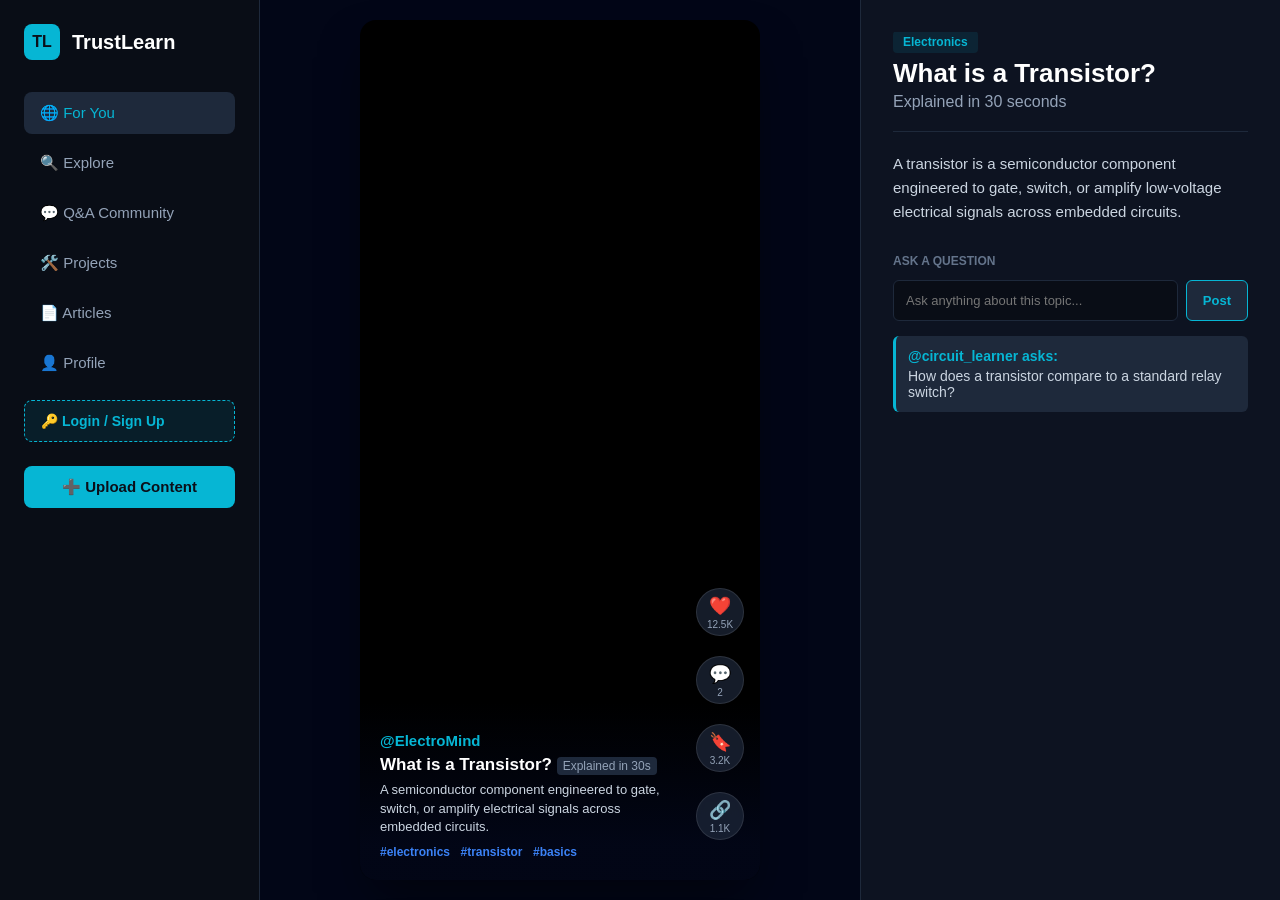
<file: index.html>
<!DOCTYPE html>
<html lang="en">
<head>
    <meta charset="UTF-8">
    <meta name="viewport" content="width=device-width, initial-scale=1.0">
    <title>TrustLearn - Micro-Learning Platform</title>
    <link rel="stylesheet" href="style.css">
</head>
<body>

    <div class="app-container">
        
<aside class="left-sidebar">
            <div class="brand-logo">
                <div class="logo-icon">TL</div>
                <h2>TrustLearn</h2>
            </div>
            
            <nav class="nav-menu">
                <a href="#" id="menu-foryou" class="nav-item active">🌐 For You</a>
                <a href="#" id="menu-explore" class="nav-item">🔍 Explore</a>
                <a href="#" id="menu-qa" class="nav-item">💬 Q&A Community</a>
                <a href="#" id="menu-projects" class="nav-item">🛠️ Projects</a>
                <a href="#" id="menu-articles" class="nav-item">📄 Articles</a>
                <a href="#" id="menu-profile" class="nav-item">👤 Profile</a>
                
                <button id="sidebar-auth-btn" style="margin-top: 8px; background: rgba(6, 182, 212, 0.1); border: 1px dashed #06b6d4; color: #06b6d4; padding: 12px 16px; border-radius: 8px; font-size: 14px; font-weight: 600; text-align: left; display: flex; align-items: center; gap: 12px; cursor: pointer; width: 100%; transition: all 0.2s ease;" onmouseover="this.style.background='rgba(6, 182, 212, 0.2)'; this.style.color='#22d3ee';" onmouseout="this.style.background='rgba(6, 182, 212, 0.1)'; this.style.color='#06b6d4';">
                    🔑 Login / Sign Up
                </button>

             <div class="upload-menu-container" style="position: relative; width: 100%;">
                    
                    <a href="#" id="sidebar-upload-trigger" class="nav-item upload-btn" style="margin-top: 16px; background-color: #06b6d4; color: #0b0f19; font-weight: bold; justify-content: center; cursor: pointer;">
                        ➕ Upload Content
                    </a>

                    <div id="upload-options-dropdown" style="display: none; position: absolute; bottom: 50px; left: 0; width: 100%; background: #0d1321; border: 1px solid #1e293b; border-radius: 8px; box-shadow: 0 10px 25px rgba(0,0,0,0.5); z-index: 50; flex-direction: column; overflow: hidden;">
                        
                        <button id="upload-opt-article" style="width: 100%; background: transparent; border: none; border-bottom: 1px solid #1e293b; color: #cbd5e1; padding: 12px 16px; font-size: 14px; text-align: left; cursor: pointer; display: flex; align-items: center; gap: 10px; transition: 0.2s;" onmouseover="this.style.background='#1e293b'; this.style.color='#06b6d4';" onmouseout="this.style.background='transparent'; this.style.color='#cbd5e1';">
                            📄 Write Article
                        </button>
                        
                        <button id="upload-opt-media" style="width: 100%; background: transparent; border: none; color: #cbd5e1; padding: 12px 16px; font-size: 14px; text-align: left; cursor: pointer; display: flex; align-items: center; gap: 10px; transition: 0.2s;" onmouseover="this.style.background='#1e293b'; this.style.color='#06b6d4';" onmouseout="this.style.background='transparent'; this.style.color='#cbd5e1';">
                            🎥 Video / Photo
                        </button>

                    </div>

                </div>
                
            </nav>
        </aside>

        <main class="main-content-feed">
            
            <div id="view-foryou" class="app-view">
                
                <div class="feed-scroll-container">
                    
                    <article class="video-card">
                        <div class="video-wrapper">
                            <video class="feed-video" loop muted autoplay playsinline>
                                <source src="https://www.w3schools.com/html/mov_bbb.mp4" type="video/mp4">
                            </video>

                            <div class="video-details-hud">
                                <h4 class="creator-handle">@ElectroMind</h4>
                                <h3 class="concept-title">What is a Transistor? <small>Explained in 30s</small></h3>
                                <p class="concept-description">A semiconductor component engineered to gate, switch, or amplify electrical signals across embedded circuits.</p>
                                <div class="video-tags">
                                    <span>#electronics</span> <span>#transistor</span> <span>#basics</span>
                                </div>
                            </div>
                            
                            <div class="engagement-hud">
                                <button class="hud-action like-btn" data-liked="false">❤️ <small class="like-count">12.5K</small></button>
                                <button class="hud-action comment-trigger-btn">💬 <small>2</small></button>
                                <button class="hud-action save-btn">🔖 <small>3.2K</small></button>
                                <button class="hud-action share-btn">🔗 <small>1.1K</small></button>
                            </div>

                            <div class="comment-section" style="display: none; position: absolute; bottom: 0; left: 0; width: 100%; background: rgba(13, 19, 33, 0.95); border-top: 1px solid #1e293b; padding: 15px; z-index: 20; max-height: 50%;">
                                <div class="comments-list" style="overflow-y: auto; max-height: 120px; font-size: 13px; color: #cbd5e1; margin-bottom: 10px;">
                                    <p style="margin-bottom: 6px;"><b>@alpha_dev:</b> Great explanation! Short and simple.</p>
                                    <p style="margin-bottom: 6px;"><b>@circuit_queen:</b> Finally understood how it gates electrons!</p>
                                </div>
                                <div style="display: flex; gap: 8px;">
                                    <input type="text" class="comment-input" placeholder="Add a comment..." style="flex: 1; background: #090d16; border: 1px solid #1e293b; color: white; padding: 8px; border-radius: 6px; font-size: 13px;">
                                    <button class="post-comment-btn" style="background: #06b6d4; color: #0b0f19; border: none; padding: 0 12px; border-radius: 6px; font-weight: bold; cursor: pointer; font-size: 13px;">Post</button>
                                </div>
                            </div>
                        </div>
                    </article>

                    <article class="video-card">
                        <div class="video-wrapper">
                            <video class="feed-video" loop muted playsinline>
                                <source src="https://interactive-examples.mdn.mozilla.net/media/cc0-videos/flower.mp4" type="video/mp4">
                            </video>

                            <div class="video-details-hud">
                                <h4 class="creator-handle">@AI_Innovator</h4>
                                <h3 class="concept-title">Neural Networks <small>Explained in 30s</small></h3>
                                <p class="concept-description">How mathematical nodes layers simulate basic animal brain connections to learn features.</p>
                                <div class="video-tags">
                                    <span>#ai</span> <span>#networks</span> <span>#deeplearning</span>
                                </div>
                            </div>

                            <div class="engagement-hud">
                                <button class="hud-action like-btn" data-liked="false">❤️ <small class="like-count">8.9K</small></button>
                                <button class="hud-action comment-trigger-btn">💬 <small>1</small></button>
                                <button class="hud-action save-btn">🔖 <small>1.9K</small></button>
                                <button class="hud-action share-btn">🔗 <small>520</small></button>
                            </div>

                            <div class="comment-section" style="display: none; position: absolute; bottom: 0; left: 0; width: 100%; background: rgba(13, 19, 33, 0.95); border-top: 1px solid #1e293b; padding: 15px; z-index: 20; max-height: 50%;">
                                <div class="comments-list" style="overflow-y: auto; max-height: 120px; font-size: 13px; color: #cbd5e1; margin-bottom: 10px;">
                                    <p style="margin-bottom: 6px;"><b>@ai_pioneer:</b> Is this using neural network weights?</p>
                                </div>
                                <div style="display: flex; gap: 8px;">
                                    <input type="text" class="comment-input" placeholder="Add a comment..." style="flex: 1; background: #090d16; border: 1px solid #1e293b; color: white; padding: 8px; border-radius: 6px; font-size: 13px;">
                                    <button class="post-comment-btn" style="background: #06b6d4; color: #0b0f19; border: none; padding: 0 12px; border-radius: 6px; font-weight: bold; cursor: pointer; font-size: 13px;">Post</button>
                                </div>
                            </div>
                        </div>
                    </article>

                </div>

<section class="right-context-panel">
    <div class="panel-inner-scroll">
        
        <div id="context-electronics" class="topic-context-block">
            <div class="concept-header">
                <span class="topic-pill">Electronics</span>
                <h1>What is a Transistor?</h1>
                <h3 style="font-size: 16px; color: #94a3b8; font-weight: normal; margin-top: 4px;">Explained in 30 seconds</h3>
            </div>
            <hr style="border: none; border-top: 1px solid #1e293b; margin: 20px 0;">
            <div class="explanation-box">
                <p style="font-size: 15px; color: #cbd5e1; line-height: 1.6;">A transistor is a semiconductor component engineered to gate, switch, or amplify low-voltage electrical signals across embedded circuits.</p>
            </div>
        </div>

        <div id="context-ai" class="topic-context-block" style="display: none;">
            <div class="concept-header">
                <span class="topic-pill" style="background: rgba(168, 85, 247, 0.1); color: #a855f7;">Artificial Intelligence</span>
                <h1>Neural Networks</h1>
                <h3 style="font-size: 16px; color: #94a3b8; font-weight: normal; margin-top: 4px;">Explained in 30 seconds</h3>
            </div>
            <hr style="border: none; border-top: 1px solid #1e293b; margin: 20px 0;">
            <div class="explanation-box">
                <p style="font-size: 15px; color: #cbd5e1; line-height: 1.6;">A neural network is an AI computing model that processes data using interconnected node layers that simulate mathematical neuron weights.</p>
            </div>
        </div>
        
        <div class="interactive-qna" style="margin-top: 30px;">
            <h4 style="color: #64748b; font-size: 12px; text-transform: uppercase; margin-bottom: 12px;">Ask a Question</h4>
            <div class="input-row" style="display: flex; gap: 8px; margin-bottom: 15px;">
                <input type="text" id="qa-input" placeholder="Ask anything about this topic..." style="flex: 1; background: #090d16; border: 1px solid #1e293b; color: white; padding: 12px; border-radius: 6px; font-size: 13px;">
                <button class="submit-query-btn" id="qa-post-btn" style="background: #1e293b; border: 1px solid #06b6d4; color: #06b6d4; padding: 0 16px; border-radius: 6px; font-weight: bold; cursor: pointer; font-size: 13px;">Post</button>
            </div>
            <div id="qa-submissions-list" style="display: flex; flex-direction: column; gap: 12px;">
                <div style="background: #1e293b; padding: 12px; border-radius: 6px; font-size: 14px; border-left: 3px solid #06b6d4;">
                    <p style="color: #06b6d4; font-weight: 600; margin-bottom: 4px;">@circuit_learner asks:</p>
                    <p style="color: #cbd5e1;">How does a transistor compare to a standard relay switch?</p>
                </div>
            </div>
        </div>

    </div>
</section>

            </div>

            <div id="view-explore" class="app-view text-dashboard-view" style="display: none;">
                <h2>Explore Core Technologies</h2>
                <p style="color: #94a3b8; margin-bottom: 30px;">Select a track to personalize your micro-learning feed parameters.</p>
                <div style="display: grid; grid-template-columns: repeat(2, 1fr); gap: 20px; width: 100%; max-width: 600px;">
                    <div style="background: #0d1321; border: 1px solid #1e293b; padding: 20px; border-radius: 12px;">🤖 AI & Deep Learning</div>
                    <div style="background: #0d1321; border: 1px solid #1e293b; padding: 20px; border-radius: 12px;">⚡ Mechatronics Technology</div>
                    <div style="background: #0d1321; border: 1px solid #1e293b; padding: 20px; border-radius: 12px;">💻 Embedded Systems</div>
                    <div style="background: #0d1321; border: 1px solid #1e293b; padding: 20px; border-radius: 12px;">📡 IoT Network Telemetry</div>
                </div>
            </div>

<div id="view-qa" class="app-view split-layout-view" style="display: none;">
                
                <div class="dashboard-scroll-column">
                    <h2>Q&A Engineering Board</h2>
                    <p style="color: #94a3b8; margin-bottom: 24px; font-size: 14px;">Review pending technical blockages flagged by developers globally.</p>
                    
                    <div style="display: flex; flex-direction: column; gap: 16px; width: 100%;">
                        <div style="background: #0d1321; border: 1px solid #1e293b; padding: 18px; border-radius: 8px;">
                            <span style="color: #eab308; font-size: 11px; font-weight: bold; background: rgba(234,179,8,0.1); padding: 2px 6px; border-radius: 4px;">Unresolved</span>
                            <h4 style="color: #fff; margin: 8px 0 4px 0;">ESP32 Deep Sleep Wakeup Issue</h4>
                            <p style="color: #cbd5e1; font-size: 13px;">My hardware is failing to trigger timer interruptions safely from low-power modes...</p>
                        </div>
                        <div style="background: #0d1321; border: 1px solid #1e293b; padding: 18px; border-radius: 8px;">
                            <span style="color: #22c55e; font-size: 11px; font-weight: bold; background: rgba(34,197,94,0.1); padding: 2px 6px; border-radius: 4px;">Solved ✅</span>
                            <h4 style="color: #fff; margin: 8px 0 4px 0;">Calibrating TinyML Model Layer Overflows</h4>
                            <p style="color: #cbd5e1; font-size: 13px;">Fixed quantization settings to load network weights inside SRAM boundaries smoothly.</p>
                        </div>
                    </div>
                </div>

                <section class="right-context-panel">
                    <div class="panel-inner-scroll">
                        <div class="concept-header">
                            <span class="topic-pill" style="background: rgba(168, 85, 247, 0.1); color: #a855f7;">Community Metrics</span>
                            <h1 style="font-size: 26px; color: white; margin-top: 8px;">Global Forum</h1>
                            <h3 style="font-size: 16px; color: #94a3b8; font-weight: normal; margin-top: 4px;">Interact with tech experts</h3>
                        </div>
                        <hr style="border: none; border-top: 1px solid #1e293b; margin: 20px 0;">
                        <div class="explanation-box" style="background: #090d16; padding: 15px; border-radius: 8px; border: 1px solid #1e293b;">
                            <p style="font-size: 14px; color: #cbd5e1; line-height: 1.6; margin-bottom: 8px;"><b>Forum Guidelines:</b></p>
                            <p style="font-size: 13px; color: #94a3b8; line-height: 1.5;">Provide full microcontroller wiring diagrams and precise error logs when posting open engineering blockages.</p>
                        </div>
                    </div>
                </section>

            </div>

<div id="view-projects" class="app-view split-layout-view" style="display: none;">
                
                <div class="dashboard-scroll-column">
                    <h2>Hardware Project Repository</h2>
                    <p style="color: #94a3b8; margin-bottom: 24px; font-size: 14px;">Deploy validated hardware source codes and layouts immediately.</p>
                    
                    <div style="display: flex; flex-direction: column; gap: 12px; width: 100%;">
                        <div style="background: #0d1321; display: flex; justify-content: space-between; align-items: center; padding: 16px; border-radius: 8px; border: 1px solid #1e293b;">
                            <div>
                                <h4 style="color: #fff; margin-bottom: 4px;">Akarima Vertical Farming Controller</h4>
                                <p style="color: #64748b; font-size: 12px;">Automated soil telemetry and moisture logic source.</p>
                            </div>
                            <span style="color: #06b6d4; font-weight: bold; font-size: 14px;">$25</span>
                        </div>
                        
                        <div style="background: #0d1321; display: flex; justify-content: space-between; align-items: center; padding: 16px; border-radius: 8px; border: 1px solid #1e293b;">
                            <div>
                                <h4 style="color: #fff; margin-bottom: 4px;">Voice-Controlled Offline Switch Matrix</h4>
                                <p style="color: #64748b; font-size: 12px;">Full wiring diagrams and local speech recognition parameters.</p>
                            </div>
                            <span style="color: #06b6d4; font-weight: bold; font-size: 14px;">$15</span>
                        </div>
                    </div>
                </div>

                <section class="right-context-panel">
                    <div class="panel-inner-scroll">
                        <div class="concept-header">
                            <span class="topic-pill" style="background: rgba(34, 197, 94, 0.1); color: #22c55e;">Secure Checkout</span>
                            <h1 style="font-size: 26px; color: white; margin-top: 8px;">Order Details</h1>
                            <h3 style="font-size: 16px; color: #94a3b8; font-weight: normal; margin-top: 4px;">Premium Mechatronics Code</h3>
                        </div>
                        <hr style="border: none; border-top: 1px solid #1e293b; margin: 20px 0;">
                        
                        <div class="explanation-box" style="background: #090d16; padding: 15px; border-radius: 8px; border: 1px solid #1e293b; display: flex; flex-direction: column; gap: 10px;">
                            <p style="font-size: 13px; color: #cbd5e1;"><b style="color: #06b6d4;">✓</b> Verified compilation on hardware prototypes.</p>
                            <p style="font-size: 13px; color: #cbd5e1;"><b style="color: #06b6d4;">✓</b> Full circuit schematic layouts included (.BRD/.SCH).</p>
                            <p style="font-size: 13px; color: #cbd5e1;"><b style="color: #06b6d4;">✓</b> Lifetime firmware dependency updates.</p>
                        </div>
                    </div>
                </section>

            </div>

<<div id="view-articles" class="app-view split-layout-view" style="display: none;">
                
                <div id="articles-library-feed" style="display: flex; width: 100%; height: 100%;">
                    <div class="dashboard-scroll-column">
                        <h2>Engineering Knowledge Base</h2>
                        <p style="color: #94a3b8; margin-bottom: 24px; font-size: 14px;">Deep-dive technical documentation designed for rapid knowledge transfers.</p>
                        
                        <div style="background: #0d1321; border: 1px solid #1e293b; padding: 24px; border-radius: 12px; width: 100%; max-width: 500px;">
                            <span style="color: #3b82f6; font-size: 12px; font-weight: bold; background: rgba(59, 130, 246, 0.1); padding: 2px 6px; border-radius: 4px;">Read Time: 8 Min</span>
                            <h3 style="color: #fff; margin: 12px 0 10px 0; font-size: 18px; font-weight: 700;">Optimizing Embedded Edge Devices for TinyML Deployments</h3>
                            <p style="color: #cbd5e1; font-size: 13px; line-height: 1.6; margin-bottom: 16px;">Deploying continuous inference engines on microcontrollers demands hyper-aggressive static memory management strategy layouts...</p>
                            <a href="#" style="color: #06b6d4; font-size: 13px; text-decoration: none; font-weight: bold; display: inline-block;">Open Document →</a>
                        </div>
                    </div>

                    <section class="right-context-panel">
                        <div class="panel-inner-scroll">
                            <div class="concept-header">
                                <span class="topic-pill" style="background: rgba(59, 130, 246, 0.1); color: #3b82f6;">Documentation</span>
                                <h1 style="font-size: 26px; color: white; margin-top: 8px;">Library Metrics</h1>
                                <h3 style="font-size: 16px; color: #94a3b8; font-weight: normal; margin-top: 4px;">Peer-Reviewed Papers</h3>
                            </div>
                            <hr style="border: none; border-top: 1px solid #1e293b; margin: 20px 0;">
                            <div class="explanation-box" style="background: #090d16; padding: 15px; border-radius: 8px; border: 1px solid #1e293b;">
                                <p style="font-size: 13px; color: #cbd5e1; margin-bottom: 6px;"><b style="color: #3b82f6;">Contributor:</b> @TinyML_Core</p>
                                <p style="font-size: 13px; color: #cbd5e1; margin-bottom: 6px;"><b style="color: #3b82f6;">Category:</b> Embedded Software</p>
                                <p style="font-size: 13px; color: #cbd5e1;"><b style="color: #3b82f6;">Published:</b> May 2026</p>
                            </div>
                        </div>
                    </section>
                </div>

                <div id="article-composer-view" style="display: none; width: 100%; height: 100%; background: #020617;">
                    
                    <div style="flex: 1; display: flex; flex-direction: column; padding: 30px; border-right: 1px solid #1e293b; height: 100%;">
                        <div style="display: flex; justify-content: space-between; align-items: center; margin-bottom: 16px;">
                            <h2 style="color: #06b6d4; font-size: 20px; margin: 0;">Markdown Editor</h2>
                            <button id="close-composer-btn" style="background: #1e293b; color: #94a3b8; border: 1px solid #334155; padding: 6px 12px; border-radius: 6px; cursor: pointer; font-size: 12px; font-weight: 600;">✕ Cancel</button>
                        </div>
                        <input type="text" id="composer-title-input" placeholder="Enter article title..." style="background: #0d1321; border: 1px solid #1e293b; color: white; padding: 12px; border-radius: 6px; font-size: 16px; font-weight: bold; margin-bottom: 12px; width: 100%;">
                        <textarea id="markdown-textarea" placeholder="# Type your title here&#10;&#10;Use standard markdown configurations to code your text block variables...&#10;&#10;## Subheading&#10;* **Bold bullet points** for tech specs..." style="flex: 1; background: #090d16; border: 1px solid #1e293b; color: #cbd5e1; padding: 20px; border-radius: 8px; font-family: 'Courier New', Courier, monospace; font-size: 14px; line-height: 1.6; resize: none; outline: none; width: 100%;"></textarea>
                        <button id="publish-article-btn" style="background: #06b6d4; color: #0b0f19; border: none; padding: 14px; border-radius: 6px; font-weight: bold; margin-top: 12px; cursor: pointer; font-size: 14px; width: 100%;">Publish Article</button>
                    </div>

                    <div style="width: 420px; min-width: 420px; display: flex; flex-direction: column; padding: 30px; background: #0d1321; height: 100%; overflow-y: auto;">
                        <h4 style="color: #64748b; font-size: 11px; text-transform: uppercase; letter-spacing: 1px; margin-bottom: 16px;">Live Preview Render</h4>
                        <div id="preview-render-pane" style="color: #cbd5e1; font-size: 14px; line-height: 1.6;">
                            <h1 style="color: #fff; font-size: 22px; margin-bottom: 10px;">Document Preview Title</h1>
                            <p style="color: #64748b; font-style: italic;">Live translation stream will compile text strings instantly here...</p>
                        </div>
                    </div>

                </div>
 <div id="media-studio-modal" style="display: none; position: fixed; top: 0; left: 0; width: 100vw; height: 100vh; background: rgba(2, 6, 23, 0.9); backdrop-filter: blur(10px); z-index: 110; justify-content: center; align-items: center;">
            <div style="background: #0d1321; border: 1px solid #1e293b; width: 100%; max-width: 460px; padding: 32px; border-radius: 16px; position: relative; box-shadow: 0 25px 50px -12px rgba(0, 0, 0, 0.6);">
                
                <button id="close-studio-btn" style="position: absolute; top: 20px; right: 20px; background: none; border: none; color: #64748b; font-size: 20px; cursor: pointer; transition: 0.2s;" onmouseover="this.style.color='#fff'" onmouseout="this.style.color='#64748b'">✕</button>
                
                <div style="margin-bottom: 24px;">
                    <h2 style="color: #06b6d4; font-size: 22px; font-weight: 700; margin-bottom: 4px;">Creator Studio</h2>
                    <p style="color: #94a3b8; font-size: 13px;">Publish vertical micro-learning concepts to the global feed corridor</p>
                </div>

                <form id="studio-upload-form" style="display: flex; flex-direction: column; gap: 16px;">
                    
                    <div style="border: 2px dashed #1e293b; background: #090d16; padding: 24px; border-radius: 8px; text-align: center; cursor: pointer; transition: 0.2s;" onmouseover="this.style.borderColor='#06b6d4'" onmouseout="this.style.borderColor='#1e293b'">
                        <div style="font-size: 32px; margin-bottom: 8px;">🎬</div>
                        <p style="color: #cbd5e1; font-size: 13px; font-weight: 600; margin-bottom: 4px;">Select Technical Micro-Clip</p>
                        <p style="color: #64748b; font-size: 11px;">Supports vertical video formats up to 30s (.MP4, .MOV)</p>
                        <input type="file" id="studio-file-hidden" accept="video/*,image/*" style="display: none;">
                    </div>

                    <div style="display: flex; flex-direction: column; gap: 6px;">
                        <label style="color: #94a3b8; font-size: 12px; font-weight: 600; text-transform: uppercase; letter-spacing: 0.5px;">Concept Title</label>
                        <input type="text" id="studio-title-input" required placeholder="e.g., How Bridge Rectifiers Work" style="background: #090d16; border: 1px solid #1e293b; color: white; padding: 12px; border-radius: 6px; font-size: 14px; outline: none;">
                    </div>

                    <div style="display: flex; flex-direction: column; gap: 6px;">
                        <label style="color: #94a3b8; font-size: 12px; font-weight: 600; text-transform: uppercase; letter-spacing: 0.5px;">Micro Description</label>
                        <textarea id="studio-desc-input" required rows="2" placeholder="Provide a concise 1-2 sentence engineering layout summary..." style="background: #090d16; border: 1px solid #1e293b; color: white; padding: 12px; border-radius: 6px; font-size: 13px; resize: none; outline: none; line-height: 1.5;"></textarea>
                    </div>

                    <div style="display: flex; flex-direction: column; gap: 6px;">
                        <label style="color: #94a3b8; font-size: 12px; font-weight: 600; text-transform: uppercase; letter-spacing: 0.5px;">Hashtag Categories</label>
                        <input type="text" id="studio-tags-input" placeholder="e.g., #mechatronics #circuits #basics" style="background: #090d16; border: 1px solid #1e293b; color: #3b82f6; font-weight: 600; padding: 12px; border-radius: 6px; font-size: 14px; outline: none;">
                    </div>

                    <button type="submit" style="background: #06b6d4; color: #0b0f19; border: none; padding: 14px; border-radius: 6px; font-weight: bold; cursor: pointer; margin-top: 10px; font-size: 14px; transition: 0.2s;" onmouseover="this.style.background='#22d3ee'" onmouseout="this.style.background='#06b6d4'">
                        Render & Broadcast Clip
                    </button>
                </form>

            </div>
        </div>               

            </div>

<!-- ========================================================= -->
            <!-- VIEW 6: USER ADVANCEMENT PROFILE (UPGRADED)               -->
            <!-- ========================================================= -->
            <div id="view-profile" class="app-view text-dashboard-view" style="display: none; align-items: center; justify-content: center; padding: 40px;">
                
                <div class="profile-card-container">
                    
                    <!-- Top Header: Profile Picture & Core Names -->
                    <div class="profile-header-block">
                        <div class="profile-avatar">
                            <!-- Clean SVG Avatar Icon Layer -->
                            <svg viewBox="0 0 24 24" fill="none" stroke="currentColor" stroke-width="2">
                                <path d="M20 21v-2a4 4 0 0 0-4-4H8a4 4 0 0 0-4 4v2"></path>
                                <circle cx="12" cy="7" r="4"></circle>
                            </svg>
                        </div>
                        <div class="profile-identity">
                            <h2 class="profile-display-name">Tech Creator</h2>
                            <p class="profile-username">@trustime.ai</p>
                        </div>
                    </div>

                    <!-- Middle Section: User Biography -->
                    <div class="profile-bio-box">
                        <p>Building digital brands and exploring the frontiers of tech innovation. Mechatronics student diving deep into AI, Robotics, and Embedded Systems (TinyML). Quality over quantity always.</p>
                    </div>

                    <!-- Bottom Grid: Performance Metrics Counters -->
                    <div class="profile-stats-grid">
                        <div class="stat-item-box">
                            <h3>14</h3>
                            <p>Concepts Met</p>
                        </div>
                        <div class="stat-item-box">
                            <h3>92%</h3>
                            <p>Quiz Accuracy</p>
                        </div>
                        <div class="stat-item-box">
                            <h3>Kigali</h3>
                            <p>Location</p>
                        </div>
                    </div>

                </div>

            </div>

        </main>
<div id="auth-modal" style="display: none; position: fixed; top: 0; left: 0; width: 100vw; height: 100vh; background: rgba(2, 6, 23, 0.85); backdrop-filter: blur(8px); z-index: 100; justify-content: center; align-items: center;">
            <div style="background: #0d1321; border: 1px solid #1e293b; width: 100%; max-width: 400px; padding: 32px; border-radius: 16px; position: relative;">
                
                <button id="close-auth-btn" style="position: absolute; top: 16px; right: 16px; background: none; border: none; color: #64748b; font-size: 20px; cursor: pointer;">✕</button>
                
                <div style="text-align: center; margin-bottom: 24px;">
                    <h2 id="auth-title" style="color: #06b6d4; font-size: 24px; font-weight: 700; margin-bottom: 6px;">Welcome to TrustLearn</h2>
                    <p id="auth-subtitle" style="color: #94a3b8; font-size: 14px;">Sign up to track your mechatronics milestones</p>
                </div>

<form id="auth-form" style="display: flex; flex-direction: column; gap: 16px;">
                    <div style="display: flex; flex-direction: column; gap: 6px;">
                        <label style="color: #cbd5e1; font-size: 13px; font-weight: 600;">Email Address</label>
                        <input type="email" id="auth-email" required placeholder="name@domain.com" style="background: #090d16; border: 1px solid #1e293b; color: white; padding: 12px; border-radius: 8px; font-size: 14px;">
                    </div>
                    <div style="display: flex; flex-direction: column; gap: 6px;">
                        <label style="color: #cbd5e1; font-size: 13px; font-weight: 600;">Password</label>
                        <input type="password" id="auth-password" required placeholder="••••••••" style="background: #090d16; border: 1px solid #1e293b; color: white; padding: 12px; border-radius: 8px; font-size: 14px;">
                    </div>

                    <button type="submit" id="auth-submit-btn" style="background: #06b6d4; color: #0b0f19; border: none; padding: 14px; border-radius: 8px; font-weight: bold; cursor: pointer; margin-top: 10px; font-size: 14px;">
                        Create Account
                    </button>

                    <button type="button" id="auth-guest-btn" style="background: transparent; color: #94a3b8; border: 1px solid #1e293b; padding: 12px; border-radius: 8px; font-weight: 600; cursor: pointer; font-size: 13px; transition: all 0.2s ease;" onmouseover="this.style.color='#fff'; this.style.borderColor='#64748b'" onmouseout="this.style.color='#94a3b8'; this.style.borderColor='#1e293b'">
                        Skip and browse as guest
                    </button>
                </form>

                <div style="text-align: center; margin-top: 20px; font-size: 13px;">
                    <span id="auth-toggle-text" style="color: #64748b;">Already have an account?</span>
                    <a href="#" id="auth-toggle-link" style="color: #06b6d4; text-decoration: none; font-weight: 600; margin-left: 4px;">Sign In</a>
                </div>
            </div>
        </div>
    </div>
<script src="supabase.js"></script>
    <script src="app.js"></script>
</body>
</html>
</file>
<file: style.css>
/* ==========================================================================
   GLOBAL THEME RESETS
   ========================================================================== */
* {
    box-sizing: border-box;
    margin: 0;
    padding: 0;
    font-family: -apple-system, BlinkMacSystemFont, "Segoe UI", Roboto, Helvetica, Arial, sans-serif;
}

body {
    background-color: #020617;
    color: #ffffff;
    overflow: hidden;
}

/* ==========================================================================
   ROOT GRID SYSTEM LAYOUT
   ========================================================================== */
.app-container {
    display: grid;
    grid-template-columns: 260px 1fr; /* Left panel: 260px | Main corridor workspace takes up the rest */
    width: 100vw;
    height: 100vh;
}

/* ==========================================================================
   1. LEFT SIDEBAR COMPONENT STYLES
   ========================================================================== */
.left-sidebar {
    background-color: #090d16;
    border-right: 1px solid #1e293b;
    padding: 24px;
    display: flex;
    flex-direction: column;
    gap: 32px;
}

.brand-logo {
    display: flex;
    align-items: center;
    gap: 12px;
}

.logo-icon {
    background-color: #06b6d4;
    color: #0b0f19;
    width: 36px;
    height: 36px;
    border-radius: 8px;
    display: flex;
    justify-content: center;
    align-items: center;
    font-weight: bold;
    font-size: 16px;
}

.brand-logo h2 {
    font-size: 20px;
    font-weight: 800;
    color: #ffffff;
}

.nav-menu {
    display: flex;
    flex-direction: column;
    gap: 8px;
}

.nav-item {
    display: flex;
    align-items: center;
    gap: 12px;
    color: #94a3b8;
    text-decoration: none;
    padding: 12px 16px;
    border-radius: 8px;
    font-size: 15px;
    font-weight: 500;
    transition: all 0.2s ease;
}

.nav-item:hover, .nav-item.active {
    background-color: #1e293b;
    color: #06b6d4;
}

.upload-btn {
    margin-top: 16px;
    background-color: #06b6d4;
    color: #0b0f19 !important;
    font-weight: bold;
    justify-content: center;
}

.upload-btn:hover {
    background-color: #22d3ee;
}

/* ==========================================================================
   2. HUB WORKSPACE AREA HOUSING
   ========================================================================== */
.main-content-feed {
    width: 100%;
    height: 100vh;
    overflow: hidden;
}

/* ==========================================================================
   DASHBOARD VISIBILITY ENGINE
   ========================================================================== */

/* This hides all views by default unless the JavaScript turns them on */
.app-view {
    width: 100%;
    height: 100%;
    display: none; 
}

/* Forces the video player and details panel to sit side-by-side on load */
#view-foryou {
    display: flex; 
}

/* Configures all text dashboard pages to look exactly like your screenshots */
#view-explore, #view-qa, #view-projects, #view-articles, #view-profile {
    flex-direction: column;
    padding: 50px;
    overflow-y: auto;
    width: 100%;
    height: 100vh;
    background-color: #020617; /* Matches the deep midnight brand theme */
}

/* Styles the section header titles inside the dashboards */
#view-explore h2, #view-qa h2, #view-projects h2, #view-articles h2, #view-profile h2 {
    color: #06b6d4;
    font-size: 28px;
    font-weight: 700;
    margin-bottom: 8px;
}
/* ==========================================================================
   3. MOBILE-STYLE VERTICAL SCROLL TRACK (CENTER PANELS)
   ========================================================================== */
.feed-scroll-container {
    flex: 1;
    height: 100%;
    overflow-y: scroll;
    scroll-snap-type: y mandatory;
    background-color: #020617;
    display: flex;
    flex-direction: column;
    align-items: center;
}

/* Hide webkit scrollbars for immersive app simulation frames */
.feed-scroll-container::-webkit-scrollbar {
    width: 0px;
}

.video-card {
    scroll-snap-align: start;
    min-height: 100vh;
    width: 100%;
    display: flex;
    justify-content: center;
    align-items: center;
    padding: 20px 0;
}

.video-wrapper {
    position: relative;
    width: 400px;
    height: calc(100vh - 40px);
    background-color: #000000;
    border-radius: 16px;
    overflow: hidden;
    box-shadow: 0 25px 50px -12px rgba(0, 0, 0, 0.5);
}

.feed-video {
    width: 100%;
    height: 100%;
    object-fit: cover;
}

/* ==========================================================================
   TIKTOK-STYLE BOTTOM VIDEO INFO OVERLAY
   ========================================================================== */
.video-details-hud {
    position: absolute;
    bottom: 0px;
    left: 0px;
    right: 0px;
    z-index: 10;
    display: flex;
    flex-direction: column;
    gap: 6px;
    background: linear-gradient(transparent, rgba(2, 6, 23, 0.95) 80%);
    padding: 30px 75px 20px 20px; /* Leaves room so text doesn't overlap the buttons */
    pointer-events: none;
}

.creator-handle {
    color: #06b6d4;
    font-size: 15px;
    font-weight: 700;
}

.concept-title {
    color: #ffffff;
    font-size: 17px;
    font-weight: 700;
}

.concept-title small {
    font-size: 12px;
    color: #94a3b8;
    font-weight: 400;
    background: #1e293b;
    padding: 2px 6px;
    border-radius: 4px;
}

.concept-description {
    color: #cbd5e1;
    font-size: 13px;
    line-height: 1.4;
}

.video-tags span {
    color: #3b82f6;
    font-size: 12px;
    font-weight: 600;
    margin-right: 6px;
}

/* Floating Vertical Icon Grid Row Layer */
.engagement-hud {
    position: absolute;
    right: 16px;
    bottom: 40px;
    display: flex;
    flex-direction: column;
    gap: 20px;
    z-index: 15;
}

.hud-action {
    background: rgba(30, 41, 59, 0.7);
    border: 1px solid rgba(255, 255, 255, 0.1);
    color: white;
    width: 48px;
    height: 48px;
    border-radius: 50%;
    display: flex;
    flex-direction: column;
    justify-content: center;
    align-items: center;
    cursor: pointer;
    font-size: 18px;
    transition: all 0.2s ease;
    backdrop-filter: blur(8px);
}

.hud-action:hover {
    transform: scale(1.08);
    background: rgba(30, 41, 59, 0.9);
}

.hud-action small {
    font-size: 10px;
    color: #94a3b8;
    margin-top: 2px;
}

/* ==========================================================================
   4. RIGHT CONTEXT CONSOLE PANEL
   ========================================================================== */
.right-context-panel {
    width: 420px;
    min-width: 420px;
    background-color: #0d1321;
    border-left: 1px solid #1e293b;
    padding: 32px;
    height: 100%;
}

.panel-inner-scroll {
    display: flex;
    flex-direction: column;
    height: 100%;
    overflow-y: auto;
}

.topic-pill {
    background: rgba(6, 182, 212, 0.1);
    color: #06b6d4;
    padding: 4px 10px;
    border-radius: 4px;
    font-size: 12px;
    font-weight: 600;
}

.concept-header h1 {
    font-size: 26px;
    margin-top: 8px;
}
/* ==========================================================================
   PROFESSIONAL USER PROFILE DASHBOARD STYLES
   ========================================================================== */
.profile-card-container {
    background-color: #0d1321;
    border: 1px solid #1e293b;
    border-radius: 16px;
    width: 100%;
    max-width: 480px;
    padding: 32px;
    box-shadow: 0 20px 25px -5px rgba(0, 0, 0, 0.3);
    margin: 0 auto;
}

.profile-header-block {
    display: flex;
    align-items: center;
    gap: 20px;
    margin-bottom: 24px;
}

.profile-avatar {
    width: 80px;
    height: 80px;
    background: linear-gradient(135deg, #06b6d4, #3b82f6);
    border-radius: 50%;
    display: flex;
    justify-content: center;
    align-items: center;
    color: #ffffff;
    padding: 18px;
    box-shadow: 0 0 15px rgba(6, 182, 212, 0.4);
}

.profile-avatar svg {
    width: 100%;
    height: 100%;
}

.profile-identity {
    display: flex;
    flex-direction: column;
    gap: 4px;
}

.profile-display-name {
    color: #ffffff !important; /* Forces white title formatting override */
    font-size: 24px !important;
    font-weight: 700;
    margin: 0 !important;
}

.profile-username {
    color: #06b6d4;
    font-size: 15px;
    font-weight: 600;
}

.profile-bio-box {
    background-color: #090d16;
    border: 1px solid #1e293b;
    padding: 16px;
    border-radius: 8px;
    margin-bottom: 24px;
}

.profile-bio-box p {
    color: #cbd5e1;
    font-size: 14px;
    line-height: 1.6;
}

.profile-stats-grid {
    display: grid;
    grid-template-columns: repeat(3, 1fr);
    gap: 12px;
    border-top: 1px solid #1e293b;
    padding-top: 24px;
}

.stat-item-box {
    text-align: center;
}

.stat-item-box h3 {
    color: #ffffff;
    font-size: 18px;
    font-weight: 700;
    margin-bottom: 2px;
}

.stat-item-box p {
    color: #64748b;
    font-size: 11px;
    text-transform: uppercase;
    font-weight: 600;
    letter-spacing: 0.5px;
}
/* ==========================================================================
   📱 MOBILE & TABLET RESPONSIVE REPAIRS (768px and Below)
   ========================================================================== */
@media screen and (max-width: 768px) {
    
    /* 1. Fix the main container layout grid */
    body, .app-container {
        display: flex;
        flex-direction: column; /* Stack sidebar on top, content on bottom */
        overflow-x: hidden;
    }

    /* 2. Slim down the sidebar into a compact top-nav bar */
    .sidebar, [class*="sidebar"] {
        width: 100% !important;
        height: auto !important;
        position: relative !important;
        padding: 10px !important;
        display: flex !important;
        flex-direction: row !important; /* Align nav items horizontally */
        align-items: center;
        justify-content: space-between;
        flex-wrap: wrap;
        border-right: none !important;
        border-bottom: 2px solid #102a43;
    }

    /* 3. Make navigation item link buttons sit neatly side-by-side */
    .sidebar nav, .nav-links {
        display: flex !important;
        flex-direction: row !important;
        gap: 8px !important;
    }

    .sidebar a, .nav-item {
        padding: 6px 10px !important;
        font-size: 13px !important;
        margin: 0 !important;
    }

    /* Hide text or slim down buttons if they take up too much horizontal room */
    .upload-btn, #uploadContentBtn {
        padding: 6px 12px !important;
        font-size: 12px !important;
        margin: 0 !important;
    }

    /* 4. Fix the main workspace layout view panel container */
    .main-content, .view-container, .workspace {
        width: 100% !important;
        margin-left: 0 !important;
        padding: 15px !important;
    }

    /* 5. Transform the split Markdown Editor into a single-column stack */
    .editor-split-container, .markdown-editor-root {
        display: flex !important;
        flex-direction: column !important; /* Stack edit box above preview box */
        gap: 15px !important;
    }

    .editor-pane, .preview-pane, .markdown-input, .live-preview {
        width: 100% !important;
        max-width: 100% !important;
        margin: 0 !important;
    }
    
    /* 6. Clean up text compressing inside card modules */
    h1, .article-title {
        font-size: 20px !important;
        line-height: 1.3 !important;
    }
    
    p, .article-body-text {
        font-size: 14px !important;
    }
}
</file>
<file: trust real app/style.css>
/* ==========================================================================
   GLOBAL THEME RESETS
   ========================================================================== */
* {
    box-sizing: border-box;
    margin: 0;
    padding: 0;
    font-family: -apple-system, BlinkMacSystemFont, "Segoe UI", Roboto, Helvetica, Arial, sans-serif;
}

body {
    background-color: #020617;
    color: #ffffff;
    overflow: hidden;
}

/* ==========================================================================
   ROOT GRID SYSTEM LAYOUT
   ========================================================================== */
.app-container {
    display: grid;
    grid-template-columns: 260px 1fr; /* Left panel: 260px | Main corridor workspace takes up the rest */
    width: 100vw;
    height: 100vh;
}

/* ==========================================================================
   1. LEFT SIDEBAR COMPONENT STYLES
   ========================================================================== */
.left-sidebar {
    background-color: #090d16;
    border-right: 1px solid #1e293b;
    padding: 24px;
    display: flex;
    flex-direction: column;
    gap: 32px;
}

.brand-logo {
    display: flex;
    align-items: center;
    gap: 12px;
}

.logo-icon {
    background-color: #06b6d4;
    color: #0b0f19;
    width: 36px;
    height: 36px;
    border-radius: 8px;
    display: flex;
    justify-content: center;
    align-items: center;
    font-weight: bold;
    font-size: 16px;
}

.brand-logo h2 {
    font-size: 20px;
    font-weight: 800;
    color: #ffffff;
}

.nav-menu {
    display: flex;
    flex-direction: column;
    gap: 8px;
}

.nav-item {
    display: flex;
    align-items: center;
    gap: 12px;
    color: #94a3b8;
    text-decoration: none;
    padding: 12px 16px;
    border-radius: 8px;
    font-size: 15px;
    font-weight: 500;
    transition: all 0.2s ease;
}

.nav-item:hover, .nav-item.active {
    background-color: #1e293b;
    color: #06b6d4;
}

.upload-btn {
    margin-top: 16px;
    background-color: #06b6d4;
    color: #0b0f19 !important;
    font-weight: bold;
    justify-content: center;
}

.upload-btn:hover {
    background-color: #22d3ee;
}

/* ==========================================================================
   2. HUB WORKSPACE AREA HOUSING
   ========================================================================== */
.main-content-feed {
    width: 100%;
    height: 100vh;
    overflow: hidden;
}

/* ==========================================================================
   DASHBOARD VISIBILITY ENGINE
   ========================================================================== */

/* This hides all views by default unless the JavaScript turns them on */
.app-view {
    width: 100%;
    height: 100%;
    display: none; 
}

/* Forces the video player and details panel to sit side-by-side on load */
#view-foryou {
    display: flex; 
}

/* Configures all text dashboard pages to look exactly like your screenshots */
#view-explore, #view-qa, #view-projects, #view-articles, #view-profile {
    flex-direction: column;
    padding: 50px;
    overflow-y: auto;
    width: 100%;
    height: 100vh;
    background-color: #020617; /* Matches the deep midnight brand theme */
}

/* Styles the section header titles inside the dashboards */
#view-explore h2, #view-qa h2, #view-projects h2, #view-articles h2, #view-profile h2 {
    color: #06b6d4;
    font-size: 28px;
    font-weight: 700;
    margin-bottom: 8px;
}
/* ==========================================================================
   3. MOBILE-STYLE VERTICAL SCROLL TRACK (CENTER PANELS)
   ========================================================================== */
.feed-scroll-container {
    flex: 1;
    height: 100%;
    overflow-y: scroll;
    scroll-snap-type: y mandatory;
    background-color: #020617;
    display: flex;
    flex-direction: column;
    align-items: center;
}

/* Hide webkit scrollbars for immersive app simulation frames */
.feed-scroll-container::-webkit-scrollbar {
    width: 0px;
}

.video-card {
    scroll-snap-align: start;
    min-height: 100vh;
    width: 100%;
    display: flex;
    justify-content: center;
    align-items: center;
    padding: 20px 0;
}

.video-wrapper {
    position: relative;
    width: 400px;
    height: calc(100vh - 40px);
    background-color: #000000;
    border-radius: 16px;
    overflow: hidden;
    box-shadow: 0 25px 50px -12px rgba(0, 0, 0, 0.5);
}

.feed-video {
    width: 100%;
    height: 100%;
    object-fit: cover;
}

/* ==========================================================================
   TIKTOK-STYLE BOTTOM VIDEO INFO OVERLAY
   ========================================================================== */
.video-details-hud {
    position: absolute;
    bottom: 0px;
    left: 0px;
    right: 0px;
    z-index: 10;
    display: flex;
    flex-direction: column;
    gap: 6px;
    background: linear-gradient(transparent, rgba(2, 6, 23, 0.95) 80%);
    padding: 30px 75px 20px 20px; /* Leaves room so text doesn't overlap the buttons */
    pointer-events: none;
}

.creator-handle {
    color: #06b6d4;
    font-size: 15px;
    font-weight: 700;
}

.concept-title {
    color: #ffffff;
    font-size: 17px;
    font-weight: 700;
}

.concept-title small {
    font-size: 12px;
    color: #94a3b8;
    font-weight: 400;
    background: #1e293b;
    padding: 2px 6px;
    border-radius: 4px;
}

.concept-description {
    color: #cbd5e1;
    font-size: 13px;
    line-height: 1.4;
}

.video-tags span {
    color: #3b82f6;
    font-size: 12px;
    font-weight: 600;
    margin-right: 6px;
}

/* Floating Vertical Icon Grid Row Layer */
.engagement-hud {
    position: absolute;
    right: 16px;
    bottom: 40px;
    display: flex;
    flex-direction: column;
    gap: 20px;
    z-index: 15;
}

.hud-action {
    background: rgba(30, 41, 59, 0.7);
    border: 1px solid rgba(255, 255, 255, 0.1);
    color: white;
    width: 48px;
    height: 48px;
    border-radius: 50%;
    display: flex;
    flex-direction: column;
    justify-content: center;
    align-items: center;
    cursor: pointer;
    font-size: 18px;
    transition: all 0.2s ease;
    backdrop-filter: blur(8px);
}

.hud-action:hover {
    transform: scale(1.08);
    background: rgba(30, 41, 59, 0.9);
}

.hud-action small {
    font-size: 10px;
    color: #94a3b8;
    margin-top: 2px;
}

/* ==========================================================================
   4. RIGHT CONTEXT CONSOLE PANEL
   ========================================================================== */
.right-context-panel {
    width: 420px;
    min-width: 420px;
    background-color: #0d1321;
    border-left: 1px solid #1e293b;
    padding: 32px;
    height: 100%;
}

.panel-inner-scroll {
    display: flex;
    flex-direction: column;
    height: 100%;
    overflow-y: auto;
}

.topic-pill {
    background: rgba(6, 182, 212, 0.1);
    color: #06b6d4;
    padding: 4px 10px;
    border-radius: 4px;
    font-size: 12px;
    font-weight: 600;
}

.concept-header h1 {
    font-size: 26px;
    margin-top: 8px;
}
/* ==========================================================================
   PROFESSIONAL USER PROFILE DASHBOARD STYLES
   ========================================================================== */
.profile-card-container {
    background-color: #0d1321;
    border: 1px solid #1e293b;
    border-radius: 16px;
    width: 100%;
    max-width: 480px;
    padding: 32px;
    box-shadow: 0 20px 25px -5px rgba(0, 0, 0, 0.3);
    margin: 0 auto;
}

.profile-header-block {
    display: flex;
    align-items: center;
    gap: 20px;
    margin-bottom: 24px;
}

.profile-avatar {
    width: 80px;
    height: 80px;
    background: linear-gradient(135deg, #06b6d4, #3b82f6);
    border-radius: 50%;
    display: flex;
    justify-content: center;
    align-items: center;
    color: #ffffff;
    padding: 18px;
    box-shadow: 0 0 15px rgba(6, 182, 212, 0.4);
}

.profile-avatar svg {
    width: 100%;
    height: 100%;
}

.profile-identity {
    display: flex;
    flex-direction: column;
    gap: 4px;
}

.profile-display-name {
    color: #ffffff !important; /* Forces white title formatting override */
    font-size: 24px !important;
    font-weight: 700;
    margin: 0 !important;
}

.profile-username {
    color: #06b6d4;
    font-size: 15px;
    font-weight: 600;
}

.profile-bio-box {
    background-color: #090d16;
    border: 1px solid #1e293b;
    padding: 16px;
    border-radius: 8px;
    margin-bottom: 24px;
}

.profile-bio-box p {
    color: #cbd5e1;
    font-size: 14px;
    line-height: 1.6;
}

.profile-stats-grid {
    display: grid;
    grid-template-columns: repeat(3, 1fr);
    gap: 12px;
    border-top: 1px solid #1e293b;
    padding-top: 24px;
}

.stat-item-box {
    text-align: center;
}

.stat-item-box h3 {
    color: #ffffff;
    font-size: 18px;
    font-weight: 700;
    margin-bottom: 2px;
}

.stat-item-box p {
    color: #64748b;
    font-size: 11px;
    text-transform: uppercase;
    font-weight: 600;
    letter-spacing: 0.5px;
}
/* ==========================================================================
   📱 MOBILE & TABLET RESPONSIVE REPAIRS (768px and Below)
   ========================================================================== */
@media screen and (max-width: 768px) {
    
    /* 1. Fix the main container layout grid */
    body, .app-container {
        display: flex;
        flex-direction: column; /* Stack sidebar on top, content on bottom */
        overflow-x: hidden;
    }

    /* 2. Slim down the sidebar into a compact top-nav bar */
    .sidebar, [class*="sidebar"] {
        width: 100% !important;
        height: auto !important;
        position: relative !important;
        padding: 10px !important;
        display: flex !important;
        flex-direction: row !important; /* Align nav items horizontally */
        align-items: center;
        justify-content: space-between;
        flex-wrap: wrap;
        border-right: none !important;
        border-bottom: 2px solid #102a43;
    }

    /* 3. Make navigation item link buttons sit neatly side-by-side */
    .sidebar nav, .nav-links {
        display: flex !important;
        flex-direction: row !important;
        gap: 8px !important;
    }

    .sidebar a, .nav-item {
        padding: 6px 10px !important;
        font-size: 13px !important;
        margin: 0 !important;
    }

    /* Hide text or slim down buttons if they take up too much horizontal room */
    .upload-btn, #uploadContentBtn {
        padding: 6px 12px !important;
        font-size: 12px !important;
        margin: 0 !important;
    }

    /* 4. Fix the main workspace layout view panel container */
    .main-content, .view-container, .workspace {
        width: 100% !important;
        margin-left: 0 !important;
        padding: 15px !important;
    }

    /* 5. Transform the split Markdown Editor into a single-column stack */
    .editor-split-container, .markdown-editor-root {
        display: flex !important;
        flex-direction: column !important; /* Stack edit box above preview box */
        gap: 15px !important;
    }

    .editor-pane, .preview-pane, .markdown-input, .live-preview {
        width: 100% !important;
        max-width: 100% !important;
        margin: 0 !important;
    }
    
    /* 6. Clean up text compressing inside card modules */
    h1, .article-title {
        font-size: 20px !important;
        line-height: 1.3 !important;
    }
    
    p, .article-body-text {
        font-size: 14px !important;
    }
}
</file>
